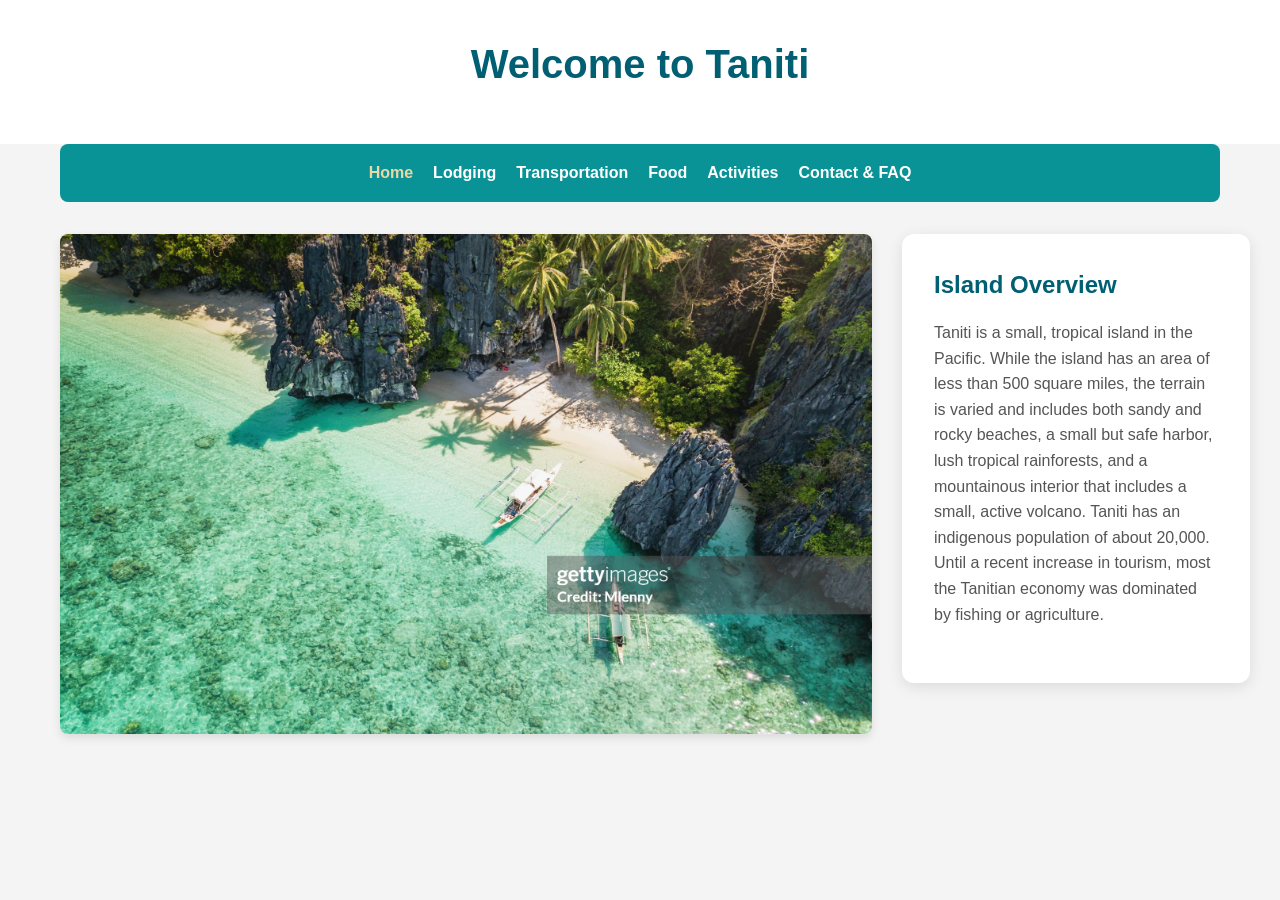
<file: index.html>
﻿<!DOCTYPE html>
<html lang="en">
<head>
    <meta charset="UTF-8">
    <meta name="viewport" content="width=device-width, initial-scale=1.0">
    <title>Taniti, it's a magical place</title>
    <link rel="stylesheet" href="style.css">
</head>
<body>
    <header>
        <div class="container">
            <h1>Welcome to Taniti</h1>
        </div>
    </header>

    <div class="container">
        <nav>
            <ul>
                <li><a href="index.html" class="active">Home</a></li>
                <li><a href="lodging.html">Lodging</a></li>
                <li><a href="transportation.html">Transportation</a></li>
                <li><a href="food.html">Food</a></li>
                <li><a href="activities.html">Activities</a></li>
                <li><a href="contact.html">Contact & FAQ</a></li>
            </ul>
        </nav>

        <main class="main-content">
            <section class="left-70">
                <img src="gettyimages-985553596-2048x2048-index.jpg" alt="Taniti Beach" class="card-image" style="height: 500px;">
            </section>

            <aside class="right-30 card">
                <h2>Island Overview</h2>
                <p>Taniti is a small, tropical island in the Pacific. While the island has an area of less than 500 square miles, the terrain is varied and includes both sandy and rocky beaches, a small but safe harbor, lush tropical rainforests, and a mountainous interior that includes a small, active volcano. Taniti has an indigenous population of about 20,000. Until a recent increase in tourism, most the Tanitian economy was dominated by fishing or agriculture.</p>
                
            </aside>
        </main>
    </div>
</body>
</html>
</file>
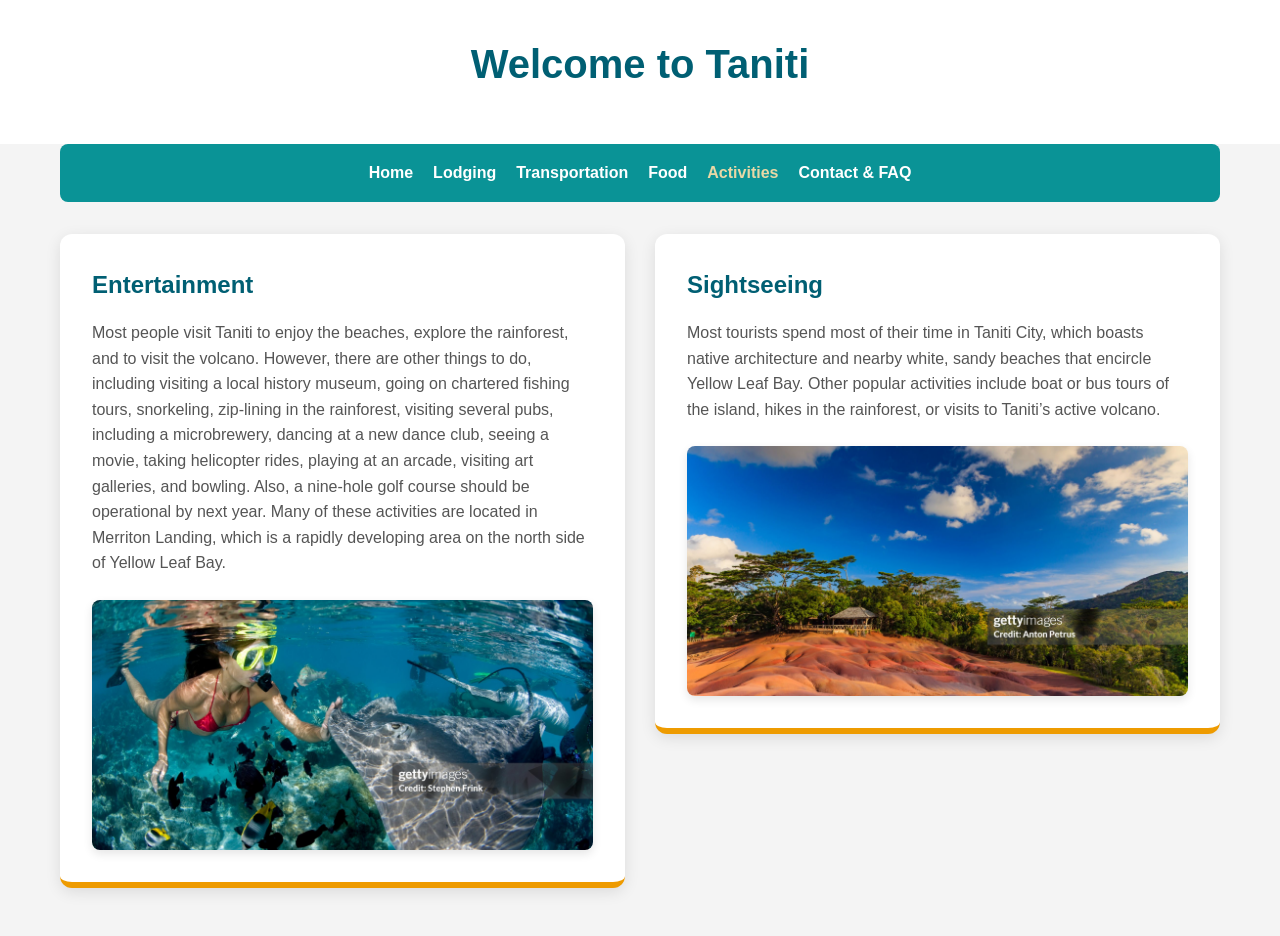
<file: activities.html>
﻿<!DOCTYPE html>
<html lang="en">
<head>
    <meta charset="UTF-8">
    <meta name="viewport" content="width=device-width, initial-scale=1.0">
    <title>Activities - Taniti</title>
    <link rel="stylesheet" href="style.css">
</head>
<body>
    <header>
        <div class="container">
            <h1>Welcome to Taniti</h1>
        </div>
    </header>

    <div class="container">
        <nav>
            <ul>
                <li><a href="index.html">Home</a></li>
                <li><a href="lodging.html">Lodging</a></li>
                <li><a href="transportation.html">Transportation</a></li>
                <li><a href="food.html">Food</a></li>
                <li><a href="activities.html" class="active">Activities</a></li>
                <li><a href="contact.html">Contact & FAQ</a></li>
            </ul>
        </nav>

        <div class="split-layout">
            <section class="col-50 card activity-card">
                <h2>Entertainment</h2>
                <p>Most people visit Taniti to enjoy the beaches, explore the rainforest, and to visit the volcano. However, there are other things to do, including visiting a local history museum, going on chartered fishing tours, snorkeling, zip-lining in the rainforest, visiting several pubs, including a microbrewery, dancing at a new dance club, seeing a movie, taking helicopter rides, playing at an arcade, visiting art galleries, and bowling. Also, a nine-hole golf course should be operational by next year. Many of these activities are located in Merriton Landing, which is a rapidly developing area on the north side of Yellow Leaf Bay. </p>
                <img src="gettyimages-522987146-2048x2048-enttt.jpg" alt="Entertainment" class="card-image">
            </section>

            <section class="col-50 card activity-card">
                <h2>Sightseeing</h2>
                <p>Most tourists spend most of their time in Taniti City, which boasts native architecture and nearby white, sandy beaches that encircle Yellow Leaf Bay. Other popular activities include boat or bus tours of the island, hikes in the rainforest, or visits to Taniti’s active volcano.</p>
                <img src="gettyimages-846214314-2048x2048-ent.jpg" alt="Nature" class="card-image">
            </section>
        </div>
    </div>
</body>
</html>
</file>
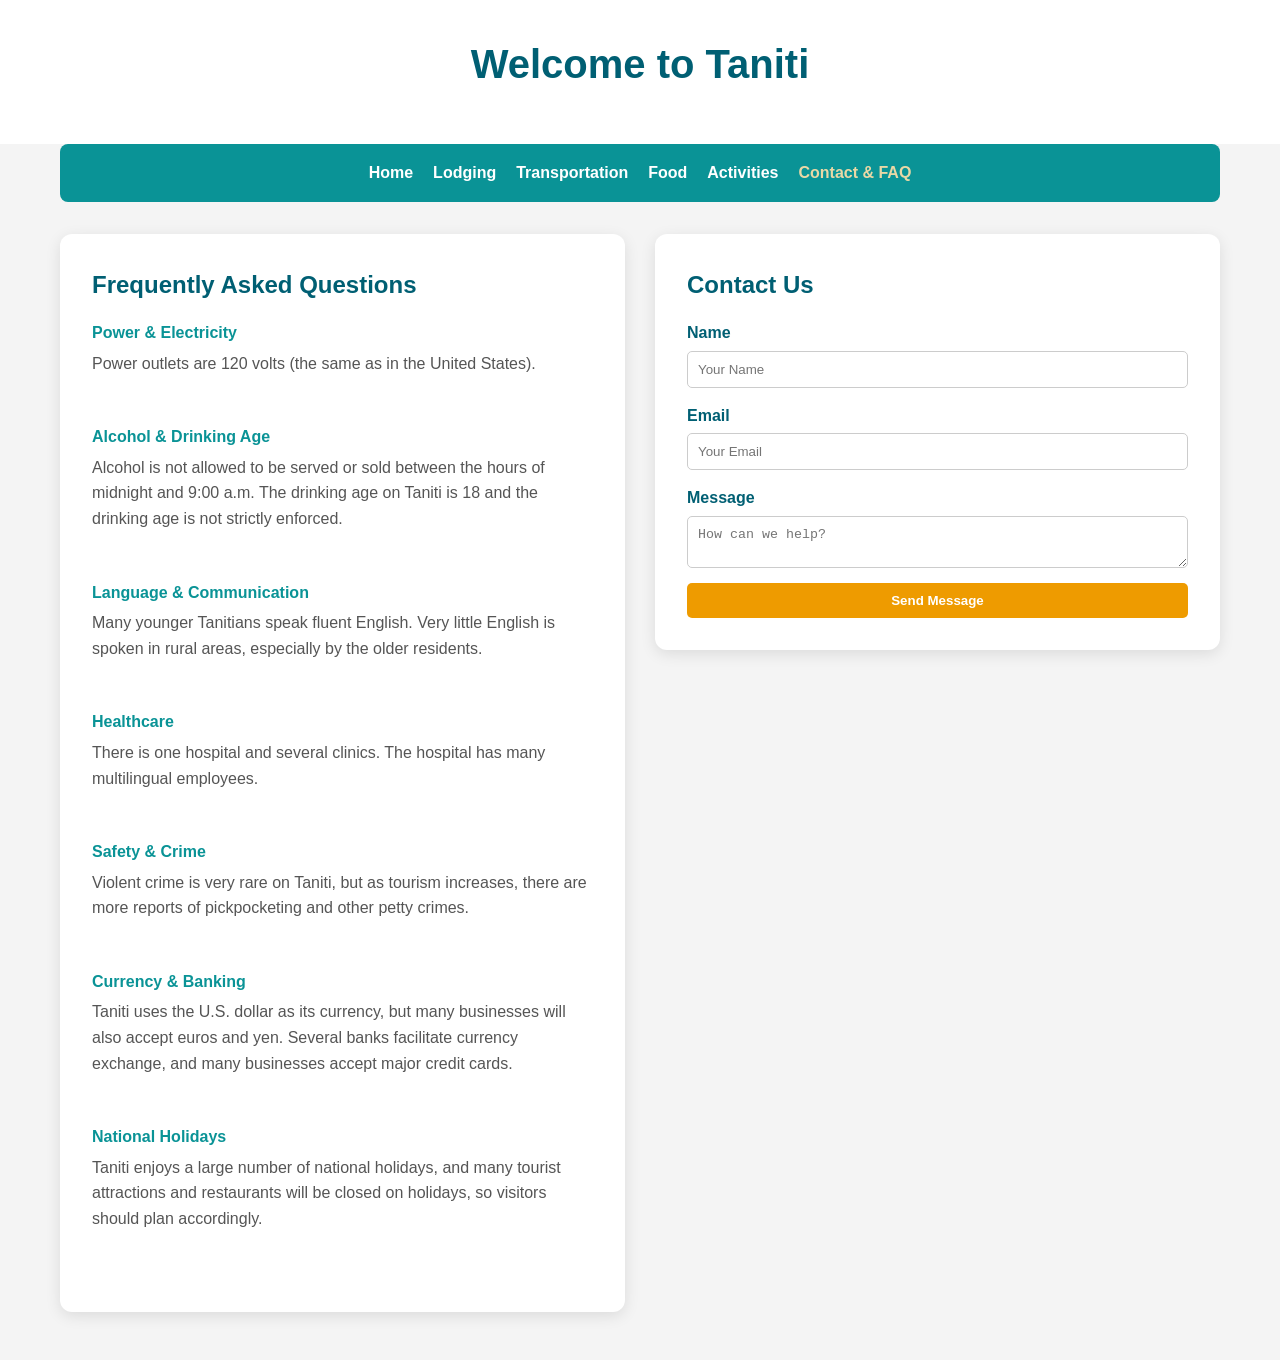
<file: contact.html>
﻿<!DOCTYPE html>
<html lang="en">
<head>
    <meta charset="UTF-8">
    <meta name="viewport" content="width=device-width, initial-scale=1.0">
    <title>Contact - Taniti</title>
    <link rel="stylesheet" href="style.css">
</head>
<body>
    <header>
        <div class="container">
            <h1>Welcome to Taniti</h1>
        </div>
    </header>

    <div class="container">
        <nav>
            <ul>
                <li><a href="index.html">Home</a></li>
                <li><a href="lodging.html">Lodging</a></li>
                <li><a href="transportation.html">Transportation</a></li>
                <li><a href="food.html">Food</a></li>
                <li><a href="activities.html">Activities</a></li>
                <li><a href="contact.html" class="active">Contact & FAQ</a></li>
            </ul>
        </nav>

        <div class="split-layout">
            <section class="col-50 card">
                <h2>Frequently Asked Questions</h2>

                <div class="faq-item">
                    <h4>Power & Electricity</h4>
                    <p>Power outlets are 120 volts (the same as in the United States). </p>
                </div>

                <div class="faq-item">
                    <h4>Alcohol & Drinking Age</h4>
                    <p>
                        Alcohol is not allowed to be served or sold between the hours of midnight and 9:00 a.m. The drinking age on Taniti is 18 and the drinking age is not strictly enforced.
                    </p>
                </div>

                <div class="faq-item">
                    <h4>Language & Communication</h4>
                    <p>Many younger Tanitians speak fluent English. Very little English is spoken in rural areas, especially by the older residents.</p>
                </div>

                <div class="faq-item">
                    <h4>Healthcare</h4>
                    <p>There is one hospital and several clinics. The hospital has many multilingual employees.</p>
                </div>

                <div class="faq-item">
                    <h4>Safety & Crime</h4>
                    <p>Violent crime is very rare on Taniti, but as tourism increases, there are more reports of pickpocketing and other petty crimes. </p>
                </div>

                <div class="faq-item">
                    <h4>Currency & Banking</h4>
                    <p>Taniti uses the U.S. dollar as its currency, but many businesses will also accept euros and yen. Several banks facilitate currency exchange, and many businesses accept major credit cards.</p>
                </div>

                <div class="faq-item">
                    <h4>National Holidays</h4>
                    <p>Taniti enjoys a large number of national holidays, and many tourist attractions and restaurants will be closed on holidays, so visitors should plan accordingly.</p>
                </div>
            </section>

            <section class="col-50 card">
                <h2>Contact Us</h2>
                <form class="contact-form" id="tanitiContactForm">
                    <div class="form-group">
                        <label>Name</label>
                        <input type="text" placeholder="Your Name" required>
                    </div>
                    <div class="form-group">
                        <label>Email</label>
                        <input type="email" placeholder="Your Email" required>
                    </div>
                    <div class="form-group">
                        <label>Message</label>
                        <textarea placeholder="How can we help?" required></textarea>
                    </div>
                    <button type="submit" class="btn">Send Message</button>
                </form>
            </section>
        </div>
    </div>

    <div id="contactModal" class="modal-overlay">
        <div class="modal-content">
            <h3>Message Sent!</h3>
            <p>Thank you for reaching out to us. A Tanitian representative will get back to you within 24–48 hours.</p>
            <button class="btn-close" onclick="closeModal()">Close</button>
        </div>
    </div>

    <script>
        const contactForm = document.getElementById('tanitiContactForm');
        const modal = document.getElementById('contactModal');
        contactForm.addEventListener('submit', function(e) {
            e.preventDefault(); 
            modal.style.display = 'flex';
            contactForm.reset();
        });
        function closeModal() {
            modal.style.display = 'none';
        }
        window.onclick = function(event) {
            if (event.target == modal) {
                closeModal();
            }
        }
    </script>
</body>
</html>
</file>
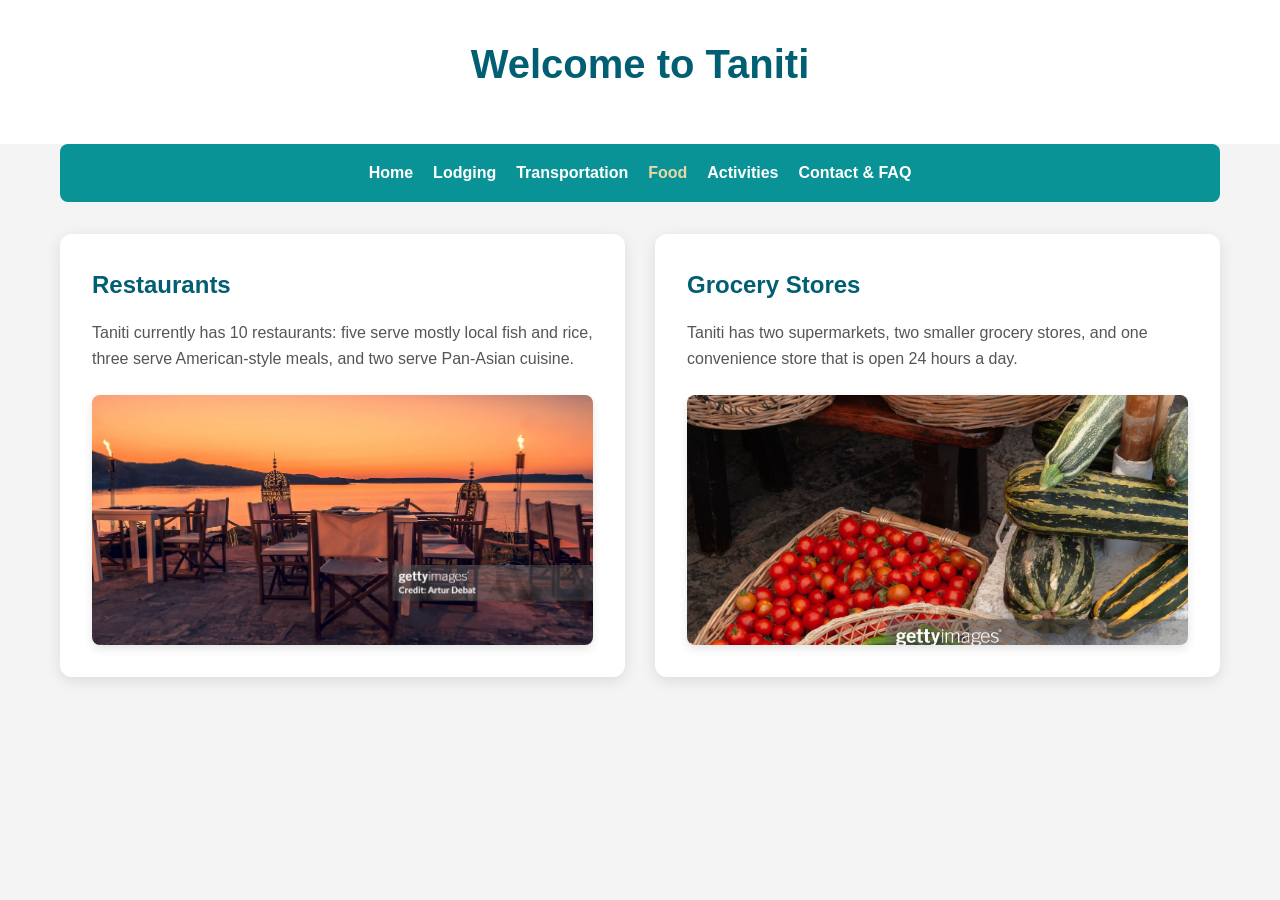
<file: food.html>
﻿<!DOCTYPE html>
<html lang="en">
<head>
    <meta charset="UTF-8">
    <meta name="viewport" content="width=device-width, initial-scale=1.0">
    <title>Food - Taniti</title>
    <link rel="stylesheet" href="style.css">
</head>
<body>
    <header>
        <div class="container">
            <h1>Welcome to Taniti</h1>
        </div>
    </header>

    <div class="container">
        <nav>
            <ul>
                <li><a href="index.html">Home</a></li>
                <li><a href="lodging.html">Lodging</a></li>
                <li><a href="transportation.html">Transportation</a></li>
                <li><a href="food.html" class="active">Food</a></li>
                <li><a href="activities.html">Activities</a></li>
                <li><a href="contact.html">Contact & FAQ</a></li>
            </ul>
        </nav>

        <div class="split-layout">
            <section class="col-50 card">
                <h2>Restaurants</h2>
                <p>Taniti currently has 10 restaurants: five serve mostly local fish and rice, three serve American-style meals, and two serve Pan-Asian cuisine.</p>
                <img src="gettyimages-1401605404-2048x2048-rest.jpg" alt="Restaurant" class="card-image">
            </section>

            <section class="col-50 card">
                <h2>Grocery Stores</h2>
                <p>Taniti has two supermarkets, two smaller grocery stores, and one convenience store that is open 24 hours a day. </p>
                <img src="gettyimages-1605057643-2048x2048-groc.jpg" alt="Groceries" class="card-image">
            </section>
        </div>
    </div>
</body>
</html>
</file>
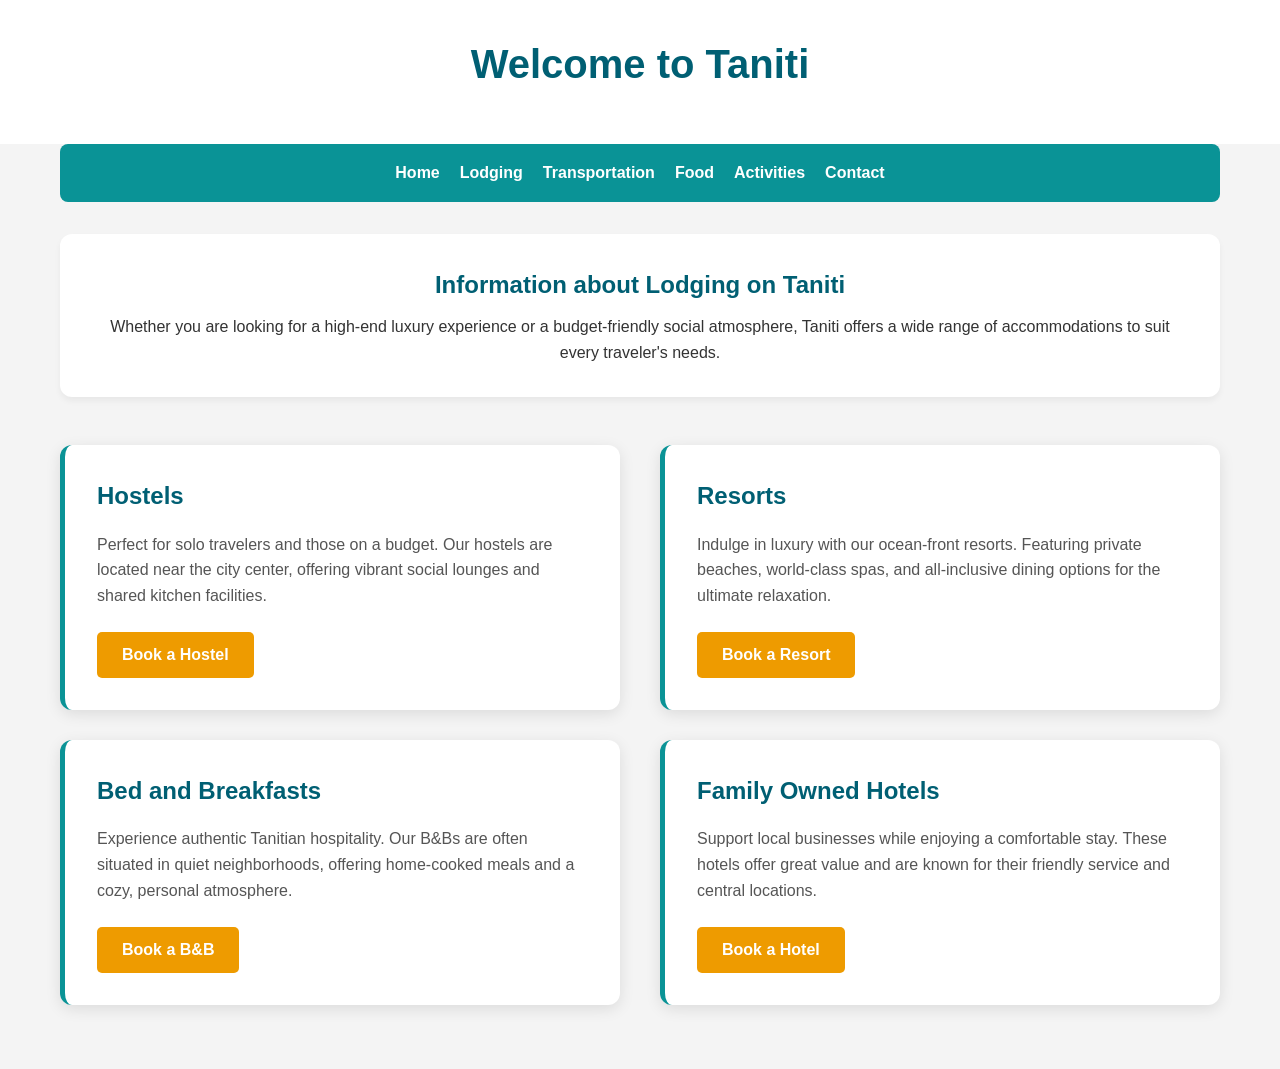
<file: HTMLPage2 (# Name clash 2026-03-28 yy8rnhC #).html>
﻿<!DOCTYPE html>
<html lang="en">
<head>
    <meta charset="UTF-8">
    <meta name="viewport" content="width=device-width, initial-scale=1.0">
    <title>Lodging - Taniti</title>
    <style>
        /* Shared Styles from Home Page */
        * {
            margin: 0;
            padding: 0;
            box-sizing: border-box;
        }

        body {
            font-family: 'Segoe UI', Tahoma, Geneva, Verdana, sans-serif;
            line-height: 1.6;
            background-color: #f4f4f4;
            color: #333;
        }

        .container {
            max-width: 1200px;
            margin: 0 auto;
            padding: 0 20px;
        }

        header {
            background-color: #fff;
            padding: 2rem 0;
            text-align: center;
        }

        h1 {
            font-size: 2.5rem;
            color: #005f73;
            margin-bottom: 1rem;
        }

        nav {
            background-color: #0a9396;
            padding: 1rem 0;
            margin-bottom: 2rem;
            border-radius: 8px;
        }

            nav ul {
                list-style: none;
                display: flex;
                justify-content: center;
                gap: 20px;
            }

                nav ul li a {
                    text-decoration: none;
                    color: white;
                    font-weight: bold;
                    transition: 0.3s;
                }

                    nav ul li a:hover {
                        color: #e9d8a6;
                    }

        /* Lodging Specific Styles */
        .intro-section {
            text-align: center;
            margin-bottom: 3rem;
            padding: 2rem;
            background: white;
            border-radius: 12px;
            box-shadow: 0 4px 6px rgba(0,0,0,0.05);
        }

            .intro-section h2 {
                color: #005f73;
                margin-bottom: 10px;
            }

        .split-layout {
            display: flex;
            gap: 40px;
            margin-bottom: 4rem;
        }

        /* Two columns */
        .left-column, .right-column {
            flex: 1; /* Equal split for better readability of text cards */
            display: flex;
            flex-direction: column;
            gap: 30px;
        }

        .lodging-card {
            background: white;
            padding: 2rem;
            border-radius: 12px;
            box-shadow: 0 4px 15px rgba(0,0,0,0.1);
            border-left: 5px solid #0a9396;
        }

            .lodging-card h3 {
                color: #005f73;
                margin-bottom: 1rem;
                font-size: 1.5rem;
            }

            .lodging-card p {
                margin-bottom: 1.5rem;
                color: #555;
            }

        /* Booking Button */
        .book-btn {
            display: inline-block;
            background-color: #ee9b00;
            color: white;
            padding: 10px 25px;
            text-decoration: none;
            border-radius: 5px;
            font-weight: bold;
            transition: background 0.3s;
            border: none;
            cursor: pointer;
        }

            .book-btn:hover {
                background-color: #ca6702;
            }

        /* Responsive */
        @media (max-width: 768px) {
            .split-layout {
                flex-direction: column;
            }
        }
    </style>
</head>
<body>

    <header>
        <div class="container">
            <h1>Welcome to Taniti</h1>
        </div>
    </header>

    <div class="container">
        <nav>
            <ul>
                <li><a href="index.html">Home</a></li>
                <li><a href="#">Lodging</a></li>
                <li><a href="#">Transportation</a></li>
                <li><a href="#">Food</a></li>
                <li><a href="#">Activities</a></li>
                <li><a href="#">Contact</a></li>
            </ul>
        </nav>

        <section class="intro-section">
            <h2>Information about Lodging on Taniti</h2>
            <p>Whether you are looking for a high-end luxury experience or a budget-friendly social atmosphere, Taniti offers a wide range of accommodations to suit every traveler's needs.</p>
        </section>

        <div class="split-layout">

            <div class="left-column">
                <div class="lodging-card">
                    <h3>Hostels</h3>
                    <p>Perfect for solo travelers and those on a budget. Our hostels are located near the city center, offering vibrant social lounges and shared kitchen facilities.</p>
                    <a href="#" class="book-btn">Book a Hostel</a>
                </div>

                <div class="lodging-card">
                    <h3>Bed and Breakfasts</h3>
                    <p>Experience authentic Tanitian hospitality. Our B&Bs are often situated in quiet neighborhoods, offering home-cooked meals and a cozy, personal atmosphere.</p>
                    <a href="#" class="book-btn">Book a B&B</a>
                </div>
            </div>

            <div class="right-column">
                <div class="lodging-card">
                    <h3>Resorts</h3>
                    <p>Indulge in luxury with our ocean-front resorts. Featuring private beaches, world-class spas, and all-inclusive dining options for the ultimate relaxation.</p>
                    <a href="#" class="book-btn">Book a Resort</a>
                </div>

                <div class="lodging-card">
                    <h3>Family Owned Hotels</h3>
                    <p>Support local businesses while enjoying a comfortable stay. These hotels offer great value and are known for their friendly service and central locations.</p>
                    <a href="#" class="book-btn">Book a Hotel</a>
                </div>
            </div>

        </div>
    </div>

</body>
</html>
</file>
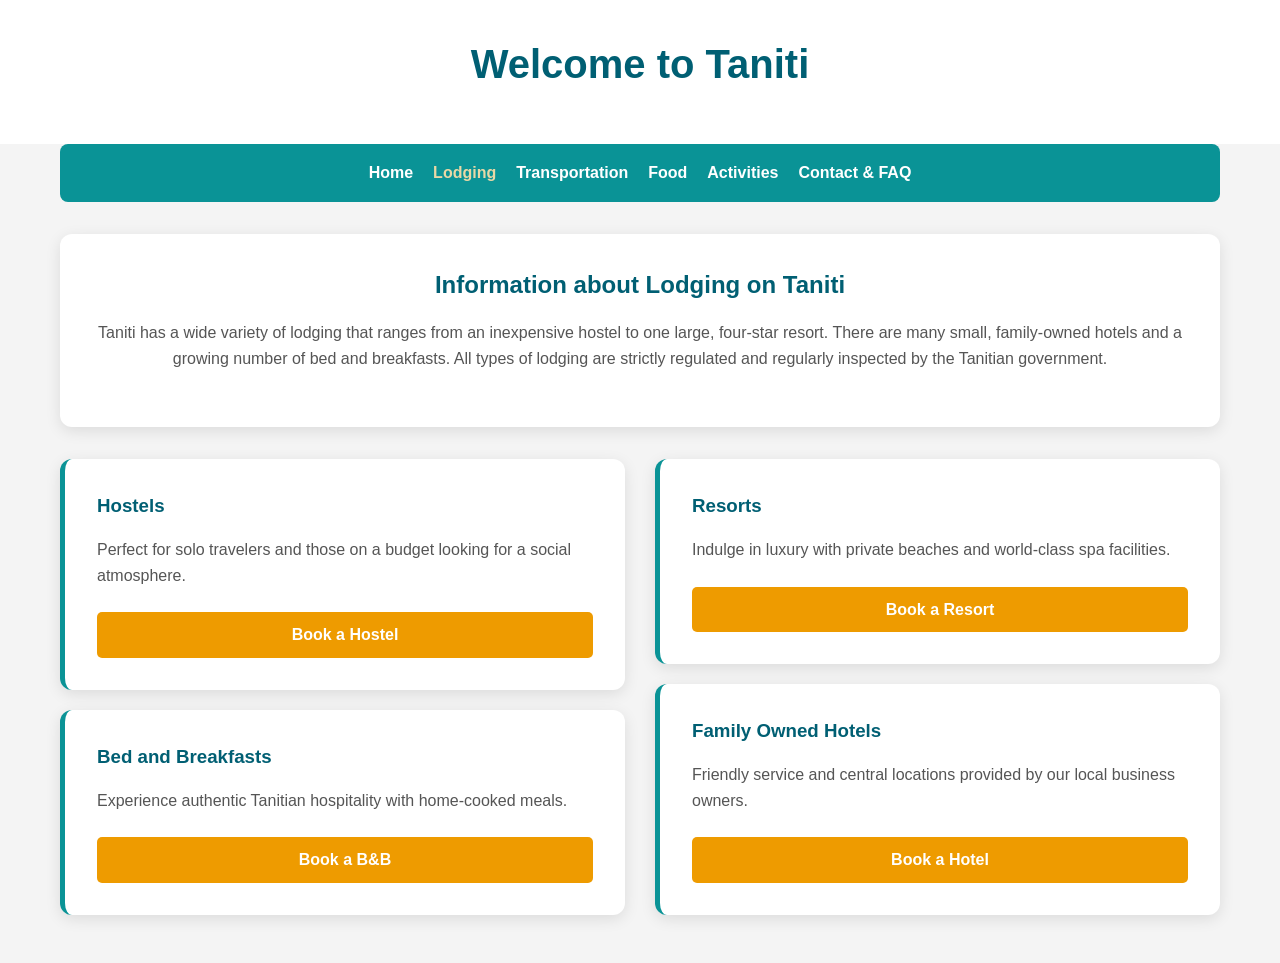
<file: lodging.html>
﻿<!DOCTYPE html>
<html lang="en">
<head>
    <meta charset="UTF-8">
    <meta name="viewport" content="width=device-width, initial-scale=1.0">
    <title>Lodging - Taniti</title>
    <link rel="stylesheet" href="style.css">
    
</head>
<body>
    <header>
        <div class="container">
            <h1>Welcome to Taniti</h1>
        </div>
    </header>

    <div class="container">
        <nav>
            <ul>
                <li><a href="index.html">Home</a></li>
                <li><a href="lodging.html" class="active">Lodging</a></li>
                <li><a href="transportation.html">Transportation</a></li>
                <li><a href="food.html">Food</a></li>
                <li><a href="activities.html">Activities</a></li>
                <li><a href="contact.html">Contact & FAQ</a></li>
            </ul>
        </nav>

        <div class="card" style="margin-bottom: 2rem; text-align: center;">
            <h2>Information about Lodging on Taniti</h2>
            <p>Taniti has a wide variety of lodging that ranges from an inexpensive hostel to one large, four-star resort. There are many small, family-owned hotels and a growing number of bed and breakfasts. All types of lodging are strictly regulated and regularly inspected by the Tanitian government.</p>
        </div>

        <div class="split-layout">
            <div class="col-50" style="display: flex; flex-direction: column; gap: 20px;">
                <div class="card lodging-card">
                    <h3>Hostels</h3>
                    <p>Perfect for solo travelers and those on a budget looking for a social atmosphere.</p>
                    <a href="#" class="btn booking-trigger">Book a Hostel</a>
                </div>
                <div class="card lodging-card">
                    <h3>Bed and Breakfasts</h3>
                    <p>Experience authentic Tanitian hospitality with home-cooked meals.</p>
                    <a href="#" class="btn booking-trigger">Book a B&B</a>
                </div>
            </div>

            <div class="col-50" style="display: flex; flex-direction: column; gap: 20px;">
                <div class="card lodging-card">
                    <h3>Resorts</h3>
                    <p>Indulge in luxury with private beaches and world-class spa facilities.</p>
                    <a href="#" class="btn booking-trigger">Book a Resort</a>
                </div>
                <div class="card lodging-card">
                    <h3>Family Owned Hotels</h3>
                    <p>Friendly service and central locations provided by our local business owners.</p>
                    <a href="#" class="btn booking-trigger">Book a Hotel</a>
                </div>
            </div>
        </div>
    </div>

    <div id="bookingModal" class="modal-overlay">
        <div class="modal-content">
            <h3>Booking System</h3>
            <p>Thank you for your interest! Our online booking system is currently being updated to serve you better. Please contact our local office to finalize your reservation.</p>
            <button class="btn-close" onclick="closeModal()">Close</button>
        </div>
    </div>

    <script>
        
        const buttons = document.querySelectorAll('.booking-trigger');
        const modal = document.getElementById('bookingModal');
        buttons.forEach(button => {
            button.addEventListener('click', (e) => {
                e.preventDefault(); 
                modal.style.display = 'flex'; 
            });
        });
        function closeModal() {
            modal.style.display = 'none';
        }
        window.onclick = function(event) {
            if (event.target == modal) {
                closeModal();
            }
        }
    </script>
</body>
</html>
</file>
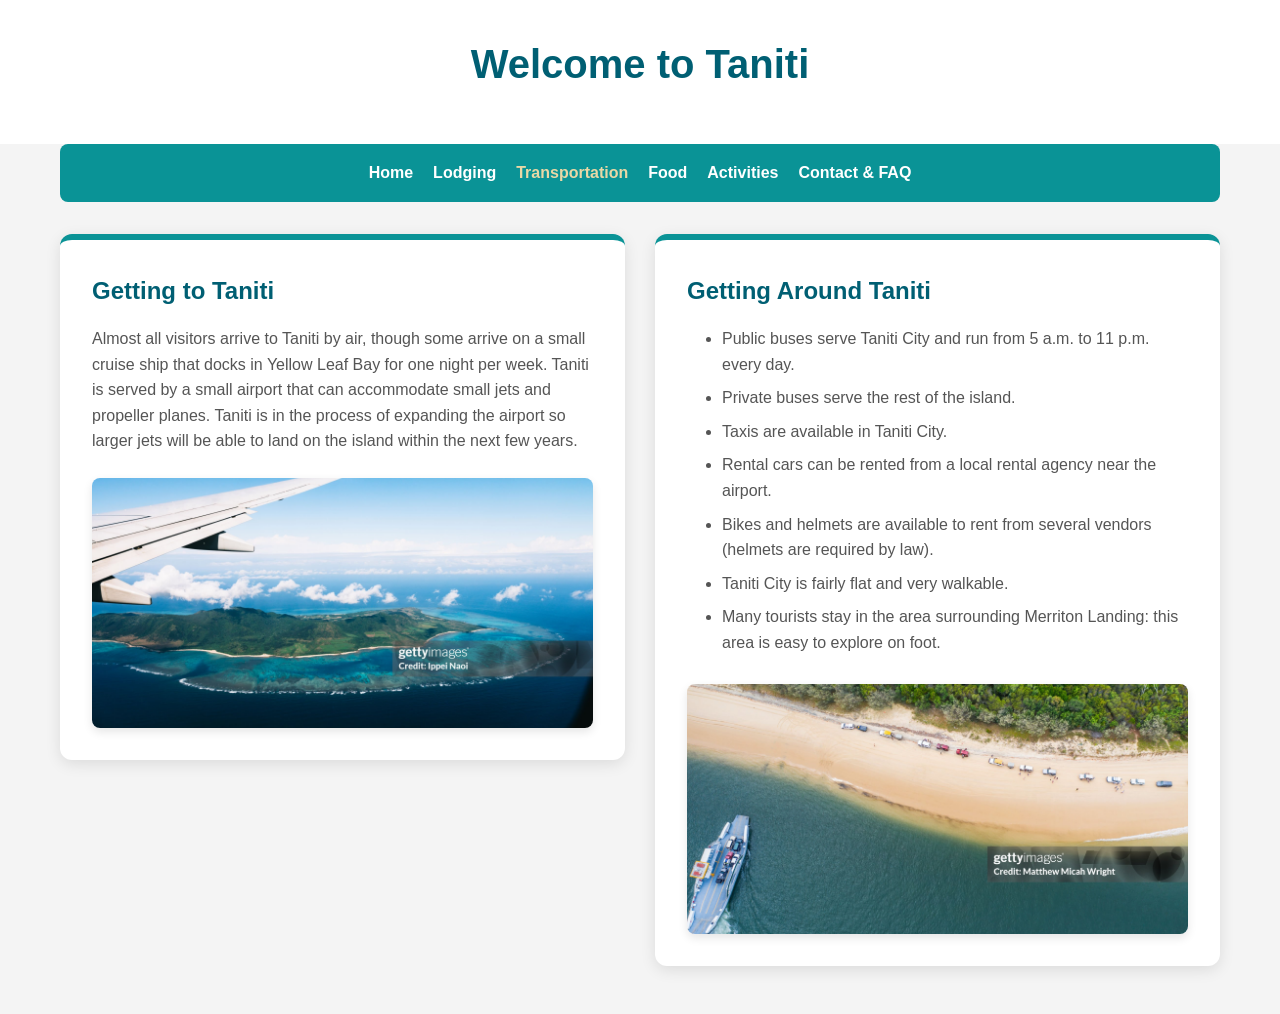
<file: transportation.html>
﻿<!DOCTYPE html>
<html lang="en">
<head>
    <meta charset="UTF-8">
    <meta name="viewport" content="width=device-width, initial-scale=1.0">
    <title>Transportation - Taniti</title>
    <link rel="stylesheet" href="style.css">

</head>
<body>
    <header>
        <div class="container">
            <h1>Welcome to Taniti</h1>
        </div>
    </header>

    <div class="container">
        <nav>
            <ul>
                <li><a href="index.html">Home</a></li>
                <li><a href="lodging.html">Lodging</a></li>
                <li><a href="transportation.html" class="active">Transportation</a></li>
                <li><a href="food.html">Food</a></li>
                <li><a href="activities.html">Activities</a></li>
                <li><a href="contact.html">Contact & FAQ</a></li>
            </ul>
        </nav>

        <div class="split-layout">
            <section class="col-50 card transport-card">
                <h2>Getting to Taniti</h2>
                <p>Almost all visitors arrive to Taniti by air, though some arrive on a small cruise ship that docks in Yellow Leaf Bay for one night per week. Taniti is served by a small airport that can accommodate small jets and propeller planes. Taniti is in the process of expanding the airport so larger jets will be able to land on the island within the next few years. </p>
                <img src="gettyimages-936898226-2048x2048-air.jpg" alt="Airport" class="card-image">
            </section>

            <section class="col-50 card transport-card">
                <h2>Getting Around Taniti</h2>
                <ul>
                    <li>Public buses serve Taniti City and run from 5 a.m. to 11 p.m. every day.</li>
                    <li>Private buses serve the rest of the island.</li>
                    <li>Taxis are available in Taniti City.</li>
                    <li>Rental cars can be rented from a local rental agency near the airport.</li>
                    <li>Bikes and helmets are available to rent from several vendors (helmets are required by law).</li>
                    <li>Taniti City is fairly flat and very walkable.</li>
                    <li>Many tourists stay in the area surrounding Merriton Landing: this area is easy to explore on foot.</li>
                </ul>
                <img src="gettyimages-1173194098-2048x2048-car.jpg" alt="Island Road" class="card-image">
            </section>
        </div>
    </div>
</body>
</html>
</file>
<file: style.css>
﻿* {
    margin: 0;
    padding: 0;
    box-sizing: border-box;
}

body {
    font-family: 'Segoe UI', Tahoma, Geneva, Verdana, sans-serif;
    line-height: 1.6;
    background-color: #f4f4f4;
    color: #333;
}

.container {
    max-width: 1200px;
    margin: 0 auto;
    padding: 0 20px;
}

header {
    background-color: #fff;
    padding: 2rem 0;
    text-align: center;
}

h1 {
    font-size: 2.5rem;
    color: #005f73;
    margin-bottom: 1rem;
}


nav {
    background-color: #0a9396;
    padding: 1rem 0;
    margin-bottom: 2rem;
    border-radius: 8px;
}

    nav ul {
        list-style: none;
        display: flex;
        justify-content: center;
        gap: 20px;
    }

        nav ul li a {
            text-decoration: none;
            color: white;
            font-weight: bold;
            transition: 0.3s;
        }

            nav ul li a:hover,
            nav ul li a.active {
                color: #e9d8a6;
            }


.main-content, .split-layout {
    display: flex;
    gap: 30px;
    margin-bottom: 3rem;
    align-items: stretch;
}

.left-70 {
    flex: 0 0 70%;
}

.right-30 {
    flex: 0 0 30%;
}

.col-50 {
    flex: 1;
}


.card {
    background: white;
    padding: 2rem;
    border-radius: 12px;
    box-shadow: 0 4px 15px rgba(0,0,0,0.1);
    height: 100%;
    display: flex;
    flex-direction: column;
}

.lodging-card {
    border-left: 5px solid #0a9396;
}

.transport-card {
    border-top: 6px solid #0a9396;
}

.activity-card {
    border-bottom: 6px solid #ee9b00;
}

.card h2, .card h3 {
    color: #005f73;
    margin-bottom: 1rem;
}

.card p {
    margin-bottom: 1.5rem;
    color: #555;
    flex-grow: 1;
}


.transport-card ul {
    text-align: left;
    padding-left: 20px;
    margin-left: 15px;
    margin-bottom: 20px;
}

.transport-card li {
    margin-bottom: 8px;
    color: #555;
}

.card-image {
    width: 100%;
    height: 250px;
    object-fit: cover;
    border-radius: 8px;
    box-shadow: 0 4px 10px rgba(0,0,0,0.1);
}


.btn {
    display: inline-block;
    background-color: #ee9b00;
    color: white;
    padding: 10px 25px;
    text-decoration: none;
    border-radius: 5px;
    font-weight: bold;
    border: none;
    cursor: pointer;
    text-align: center;
    transition: transform 0.2s, background-color 0.3s;
}

    .btn:hover {
        background-color: #ca6702;
    }

    .btn:active {
        transform: scale(0.95);
    }


.modal-overlay {
    display: none;
    position: fixed;
    top: 0;
    left: 0;
    width: 100%;
    height: 100%;
    background: rgba(0, 0, 0, 0.6);
    z-index: 1000;
    justify-content: center;
    align-items: center;
}

.modal-content {
    background: white;
    padding: 2rem;
    border-radius: 10px;
    text-align: center;
    max-width: 400px;
    box-shadow: 0 4px 15px rgba(0,0,0,0.3);
    animation: popIn 0.3s ease-out;
}

@keyframes popIn {
    from {
        transform: scale(0.8);
        opacity: 0;
    }

    to {
        transform: scale(1);
        opacity: 1;
    }
}

.btn-close {
    margin-top: 1rem;
    background: #005f73;
    color: white;
    border: none;
    padding: 10px 20px;
    border-radius: 5px;
    cursor: pointer;
    font-weight: bold;
}

    .btn-close:hover {
        background: #0a9396;
    }


.contact-form {
    display: flex;
    flex-direction: column;
    gap: 15px;
}

.form-group {
    display: flex;
    flex-direction: column;
}

    .form-group label {
        font-weight: bold;
        margin-bottom: 5px;
        color: #005f73;
    }

    .form-group input,
    .form-group textarea {
        padding: 10px;
        border: 1px solid #ccc;
        border-radius: 5px;
    }


.faq-item {
    margin-bottom: 1.5rem;
}

    .faq-item h4 {
        color: #0a9396;
        margin-bottom: 5px;
    }


@media (max-width: 768px) {
    .main-content, .split-layout {
        flex-direction: column;
    }

    .left-70, .right-30, .col-50 {
        flex: 0 0 100%;
    }
}
</file>
